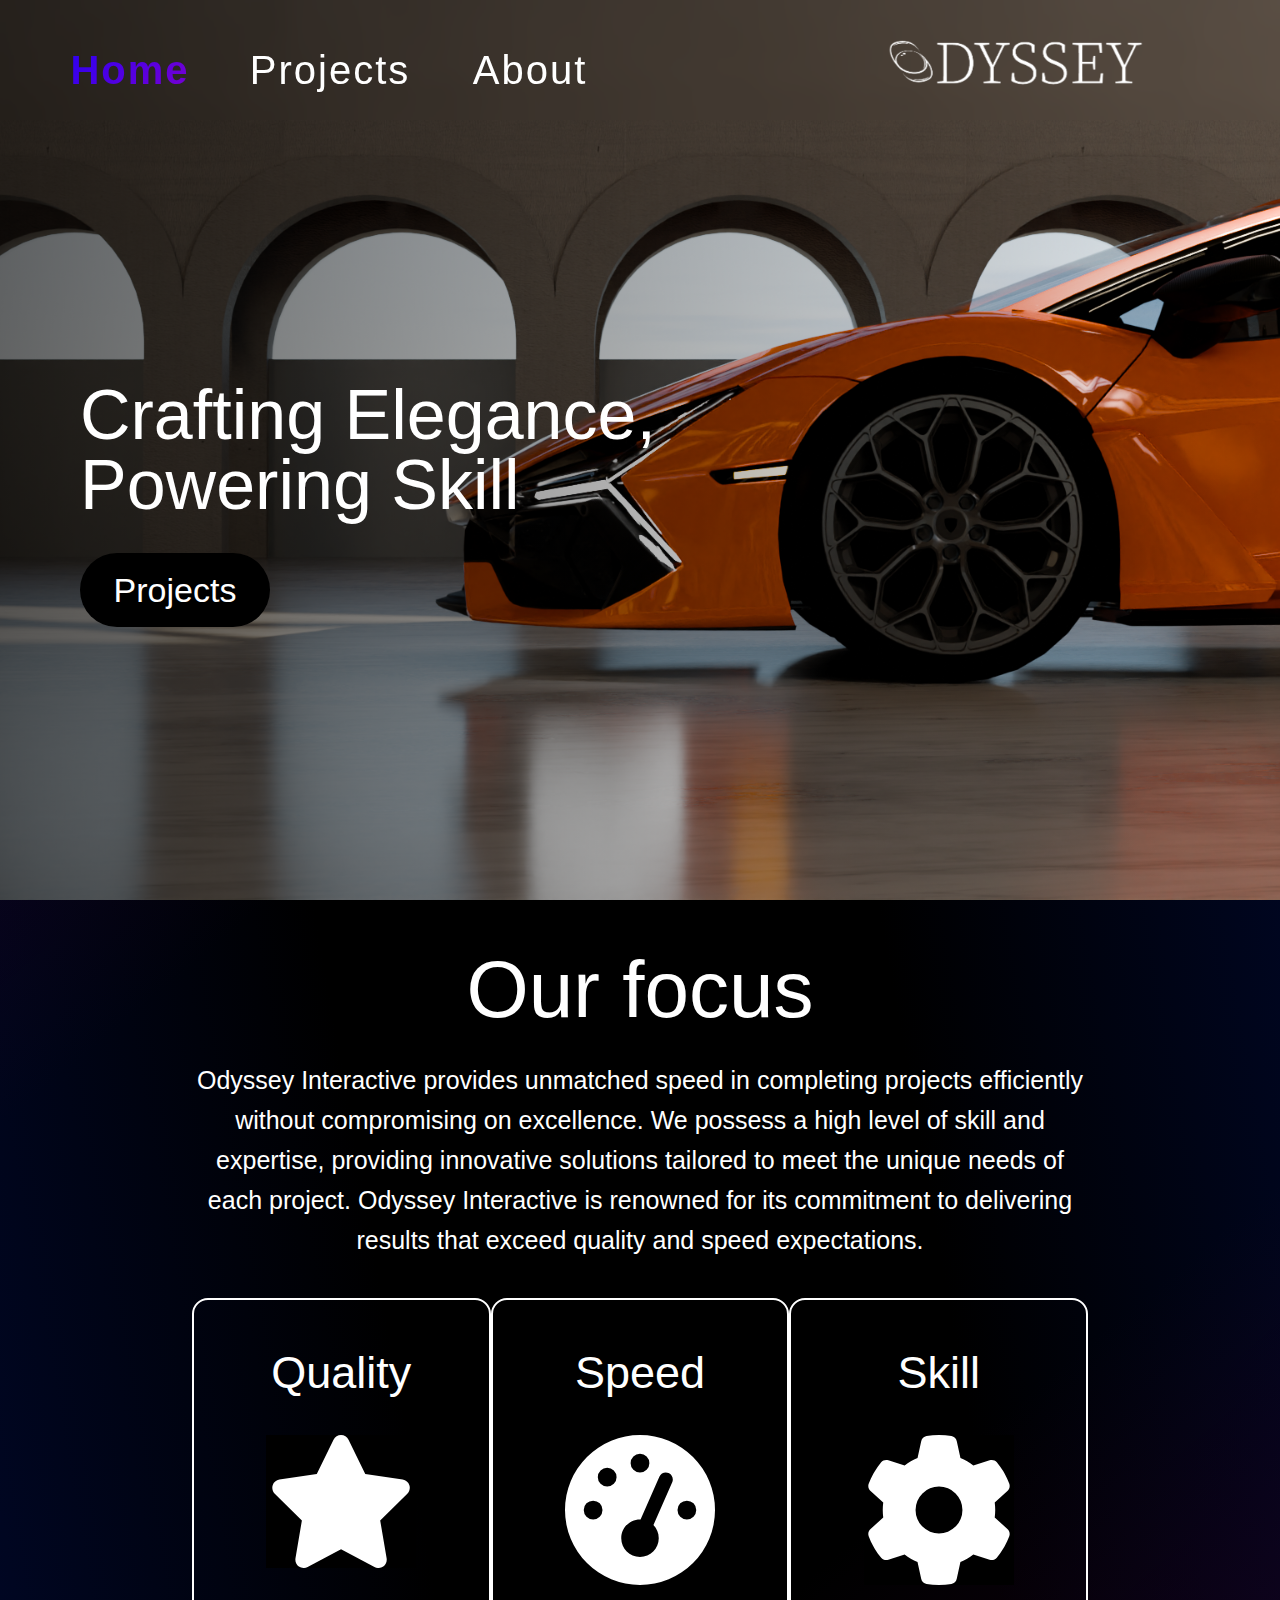
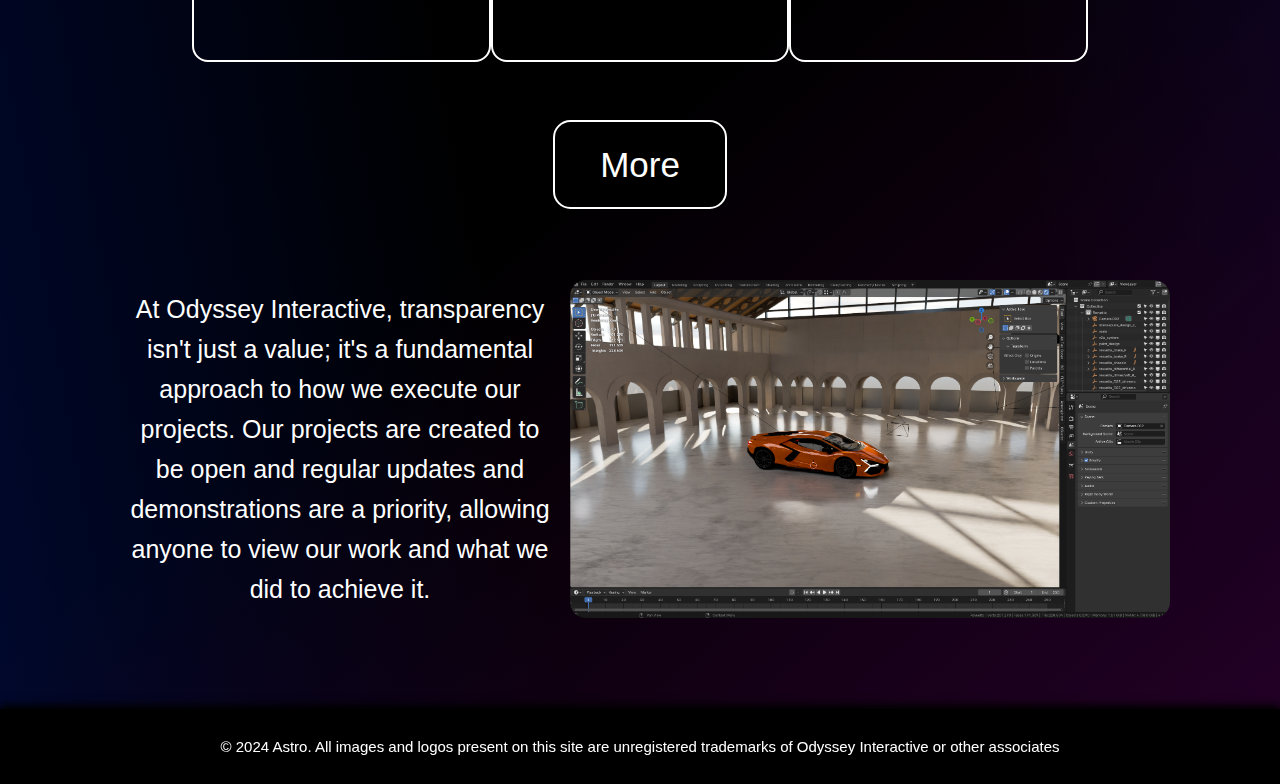
<file: portfolio/index.html>
<!DOCTYPE html>
<html lang="en">
<head>
    <meta charset="UTF-8">
    <meta name="viewport" content="width=device-width, initial-scale=1.0">
    <link rel="stylesheet" href="styles.css">
    <script src="https://code.jquery.com/jquery-3.7.1.js" integrity="sha256-eKhayi8LEQwp4NKxN+CfCh+3qOVUtJn3QNZ0TciWLP4=" crossorigin="anonymous"></script>
    <title>Odyssey | Home</title>
    <link href="images/ico/Logo.png" rel="icon" media="(prefers-color-scheme: dark)">
    <link href="images/ico/Logo_dark.png" rel="icon" media="(prefers-color-scheme: light)">
    <script src="script.js"></script>
</head>
<body>
    <div id="reveal"></div>
    <header>
        <div id="headerBar">
            <div id="menuIcon">
                <div id="bar1"></div>
                <div id="bar2"></div>
                <div id="bar3"></div>
            </div>
            <img src="images/ico/Logo.png" alt="Odyssey Logo" id="icon">
            <img src="images/ico/Fulltext.png" alt="Odyssey Logo" id="fullicon">
        </div>
        <nav id="navBar">
            <ul>
                <li id="object1" class="firstObj currentActiveLI"><a href="index.html">Home</a></li>
                <li id="object2" class="secondObj"><a href="projects/index.html">Projects</a></li>
                <li id="object3" class="thirdObj"><a href="about/index.html">About</a></li>
            </ul>
        </nav>
    </header>
    <div id="hero">
        <img src="images/body/side.png" alt="Revuelto">
        <h1>Crafting Elegance, Powering Skill</h1>
        <a href="projects/index.html" class="button">Projects</a>
        <div><!-- Gradient overlay --></div>
    </div>
    <div id="body">
        <h1>Our focus</h1>
        <p class="bodyParagraphCenter">Odyssey Interactive provides unmatched speed in completing projects efficiently without compromising on excellence. We possess a high level of skill and expertise, providing innovative solutions tailored to meet the unique needs of each project. Odyssey Interactive is renowned for its commitment to delivering results that exceed quality and speed expectations.</p>
        <div id="cardContainer">
            <div>
                <h1>Quality</h1>
                <img src="images/ico/star-solid.svg" alt="" class="cardicon">
            </div>
            <div>
                <h1>Speed</h1>
                <img src="images/ico/gauge-high-solid.svg" alt="" class="cardicon">
            </div>
            <div>
                <h1>Skill</h1>
                <img src="images/ico/gear-solid.svg" alt="" class="cardicon">
            </div>
        </div>
        <a href="about/index.html" class="button">More</a>
        <div class="gridElement">
            <p class="bodyParagraphCenter">At Odyssey Interactive, transparency isn't just a value; it's a fundamental approach to how we execute our projects. Our projects are created to be open and regular updates and demonstrations are a priority, allowing anyone to view our work and what we did to achieve it.</p>
            <!-- REPLACE -->
            <img src="images/body/scene.png" alt="Blender Scene">
        </div>
    </div>
    <footer>
        &copy; 2024 Astro. All images and logos present on this site are unregistered trademarks of Odyssey Interactive or other associates
    </footer>
</body>
</html>
</file>
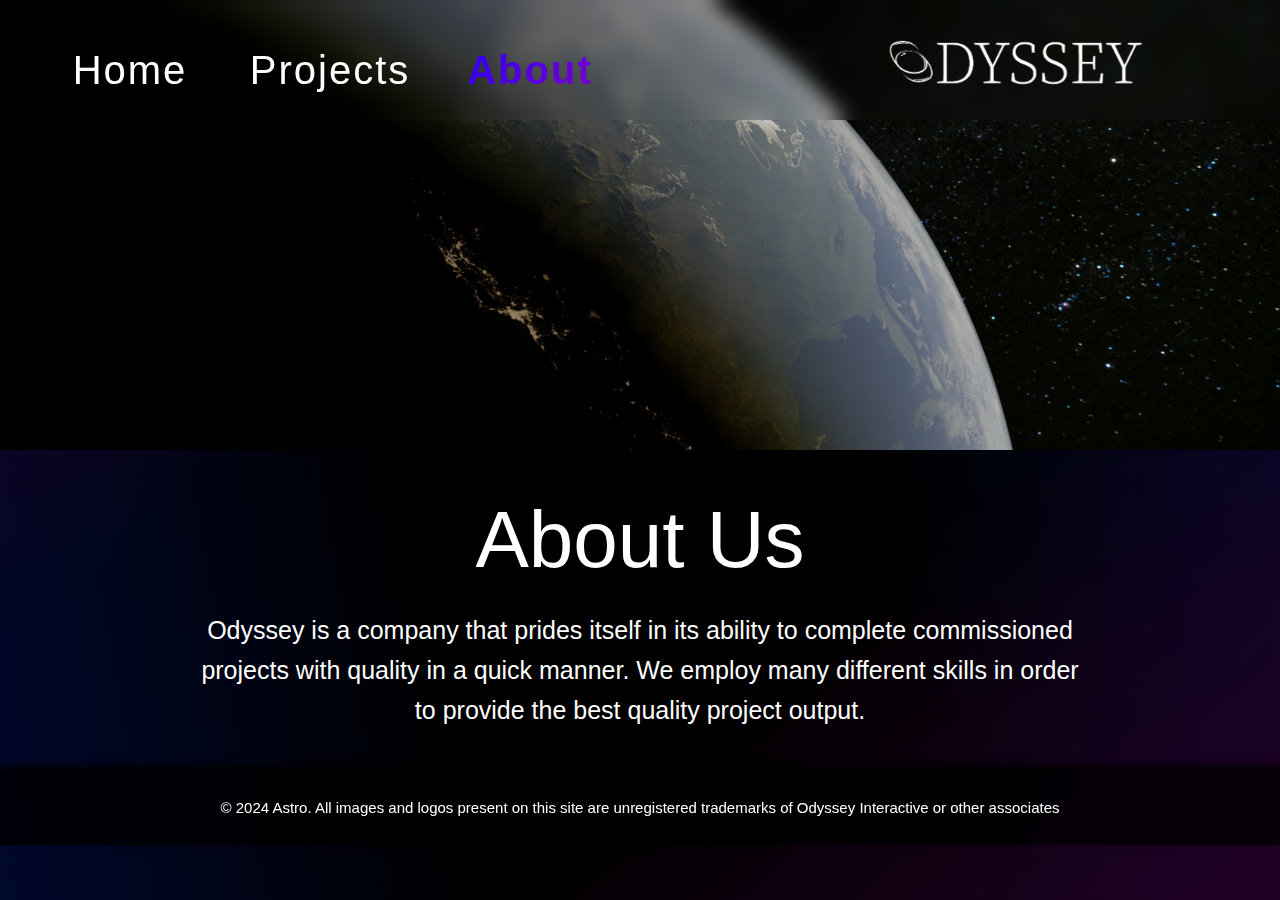
<file: portfolio/about/index.html>
<!DOCTYPE html>
<html lang="en">
<head>
    <meta charset="UTF-8">
    <meta name="viewport" content="width=device-width, initial-scale=1.0">
    <link rel="stylesheet" href="../styles.css">
    <script src="https://code.jquery.com/jquery-3.7.1.js" integrity="sha256-eKhayi8LEQwp4NKxN+CfCh+3qOVUtJn3QNZ0TciWLP4=" crossorigin="anonymous"></script>
    <title>Odyssey | About</title>
    <link href="../images/ico/Logo.png" rel="icon" media="(prefers-color-scheme: dark)">
    <link href="../images/ico/Logo_dark.png" rel="icon" media="(prefers-color-scheme: light)">
    <script src="../script.js"></script>
</head>
<body>
    <div id="reveal"></div>
    <header>
        <div id="headerBar">
            <div id="menuIcon">
                <div id="bar1"></div>
                <div id="bar2"></div>
                <div id="bar3"></div>
            </div>
            <img src="../images/ico/Logo.png" alt="Odyssey Logo" id="icon">
            <img src="../images/ico/Fulltext.png" alt="Odyssey Logo" id="fullicon">
        </div>
        <nav id="navBar">
            <ul>
                <li id="object1" class="firstObj"><a href="../index.html">Home</a></li>
                <li id="object2" class="secondObj"><a href="../projects/index.html">Projects</a></li>
                <li id="object3" class="thirdObj currentActiveLI"><a href="index.html">About</a></li>
            </ul>
        </nav>
    </header>
    <div id="heroAlt">
        <!-- REPLACE -->
        <img src="../images/3DArt/earth.png" alt="Earth">
        <div><!-- Gradient overlay --></div>
    </div>
    <div id="body">
        <h1>About Us</h1>
        <p class="bodyParagraphCenter">Odyssey is a company that prides itself in its ability to complete commissioned projects with quality in a quick manner. We employ many different skills in order to provide the best quality project output.</p>
    </div>
    <footer>
        &copy; 2024 Astro. All images and logos present on this site are unregistered trademarks of Odyssey Interactive or other associates
    </footer>
</body>
</html>
</file>
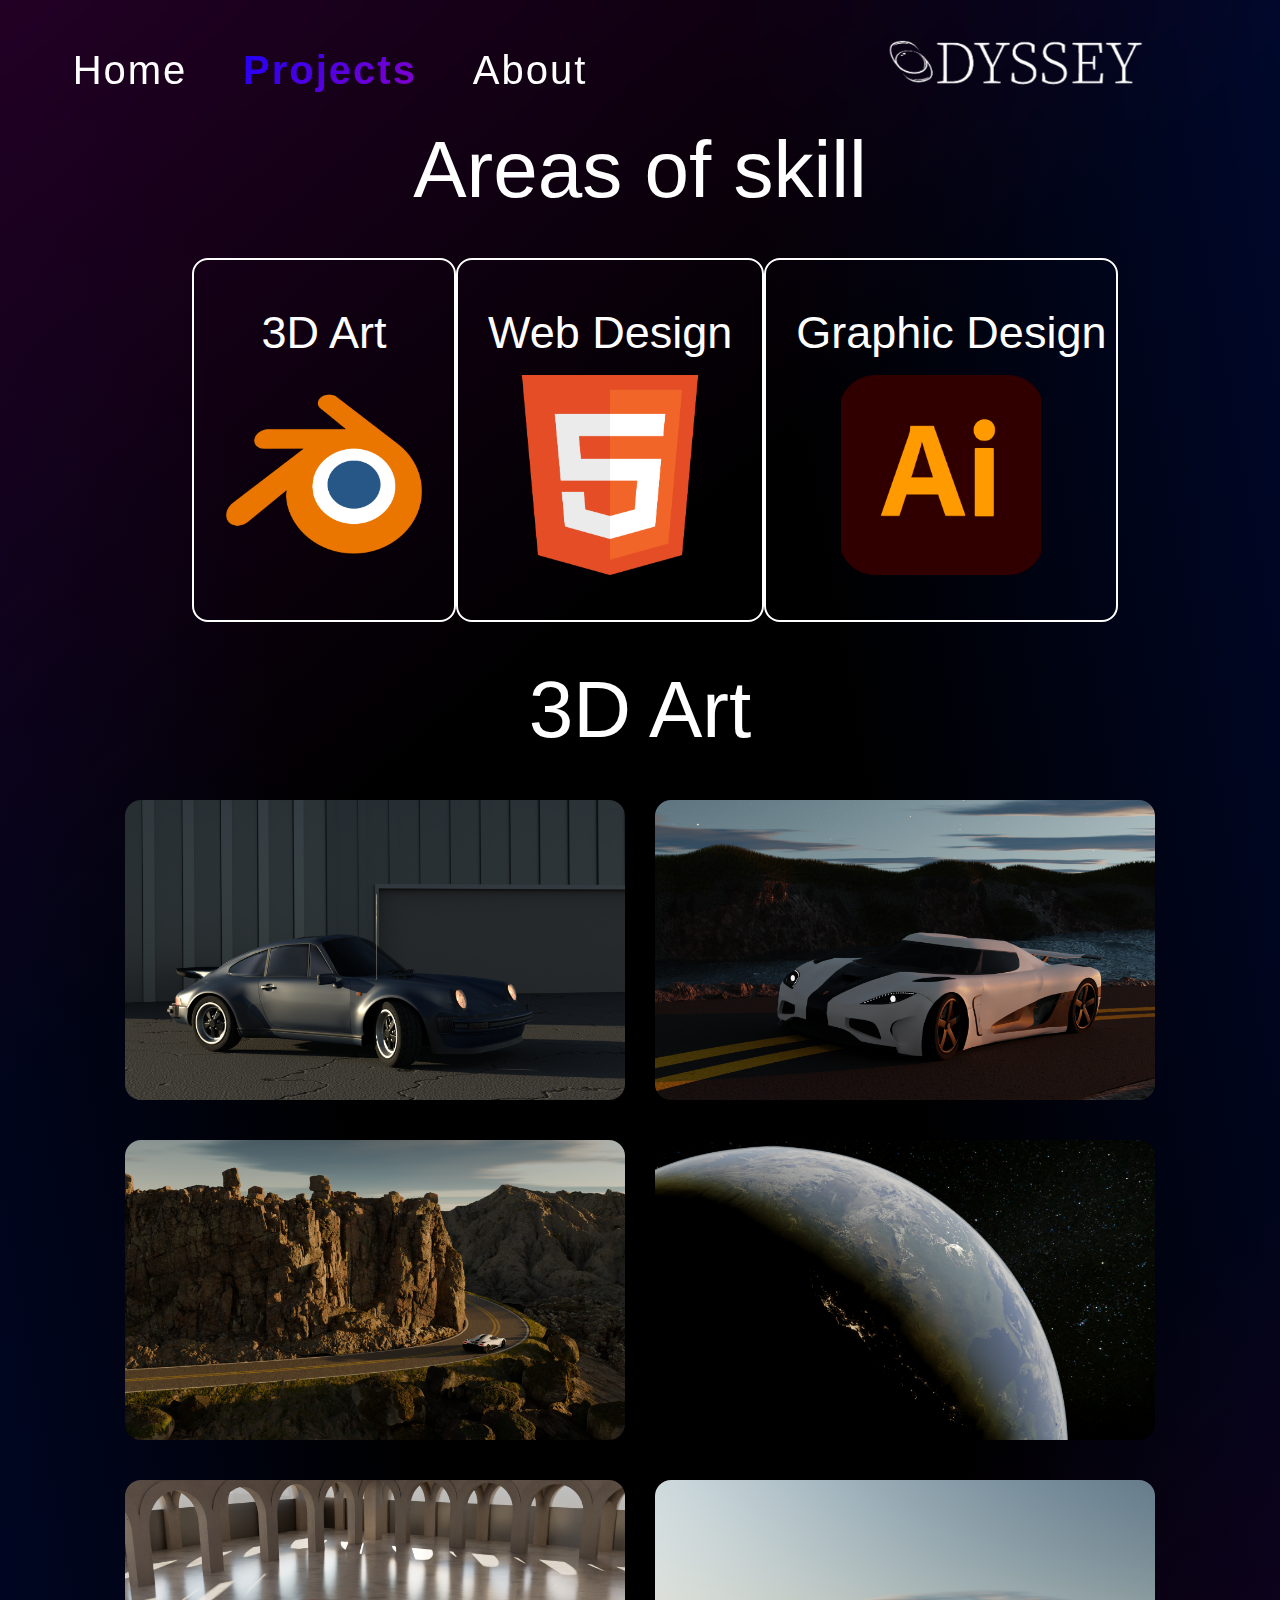
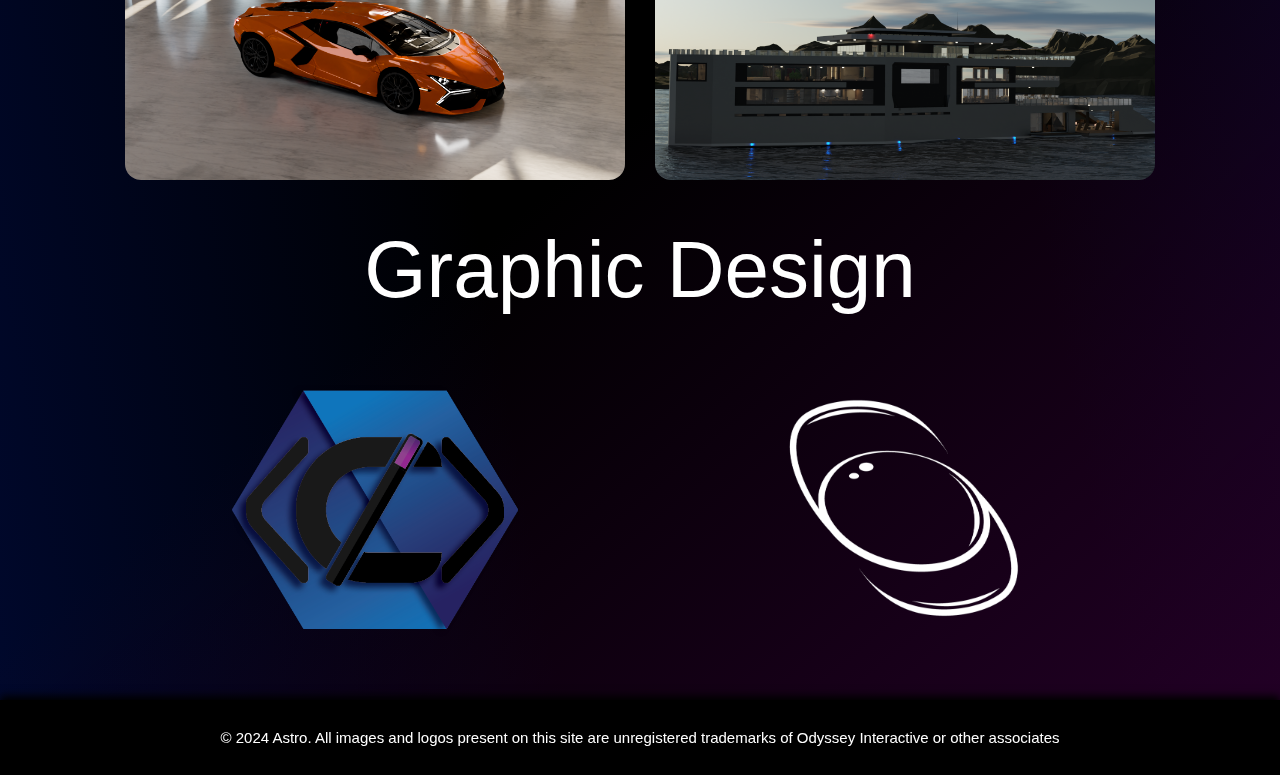
<file: portfolio/projects/index.html>
<!DOCTYPE html>
<html lang="en">
<head>
    <meta charset="UTF-8">
    <meta name="viewport" content="width=device-width, initial-scale=1.0">
    <link rel="stylesheet" href="../styles.css">
    <script src="https://code.jquery.com/jquery-3.7.1.js" integrity="sha256-eKhayi8LEQwp4NKxN+CfCh+3qOVUtJn3QNZ0TciWLP4=" crossorigin="anonymous"></script>
    <title>Odyssey | Projects</title>
    <link href="../images/ico/Logo.png" rel="icon" media="(prefers-color-scheme: dark)">
    <link href="../images/ico/Logo_dark.png" rel="icon" media="(prefers-color-scheme: light)">
    <script src="../script.js"></script>
</head>
<body>
    <div id="reveal"></div>
    <header>
        <div id="headerBar">
            <div id="menuIcon">
                <div id="bar1"></div>
                <div id="bar2"></div>
                <div id="bar3"></div>
            </div>
            <img src="../images/ico/Logo.png" alt="Odyssey Logo" id="icon">
            <img src="../images/ico/Fulltext.png" alt="Odyssey Logo" id="fullicon">
        </div>
        <nav id="navBar">
            <ul>
                <li id="object1" class="firstObj"><a href="../index.html">Home</a></li>
                <li id="object2" class="secondObj currentActiveLI"><a href="index.html">Projects</a></li>
                <li id="object3" class="thirdObj"><a href="../about/index.html">About</a></li>
            </ul>
        </nav>
    </header>
    <div id="body">
        <!-- TODO: MAKE IMAGES CLICKABLE -->
        <h1 style="padding-top: 80px;">Areas of skill</h1>
        <div id="cardContainer">
            <div>
                <h1>3D Art</h1>
                <img src="../images/body/blender.png" alt="Blender" class="cardimg">
            </div>
            <div>
                <h1>Web Design</h1>
                <img src="../images/body/html.png" alt="HTML 5" class="cardimg">
            </div>
            <div>
                <h1>Graphic Design</h1>
                <img src="../images/body/illustrator.png" alt="Adobe Illustrator" class="cardimg">
            </div>
        </div>
        <h1>3D Art</h1>
        <!-- NOTE: ADD IMG OVERLAY IF POSSIBLE -->
        <div class="imagesGrid">
            <a href="../images/3DArt/911.png" target="_blank"><img src="../images/3DArt/911.png" alt="1980 Porsche 911"><span class="imgOverlay">Click to view full image</span></a>
            <a href="../images/3DArt/ageraRiver.png" target="_blank"><img src="../images/3DArt/ageraRiver.png" alt="Koenigsegg Agera"><span class="imgOverlay">Click to view full image</span></a>
            <a href="../images/3DArt/cliff.png" target="_blank"><img src="../images/3DArt/cliff.png" alt="Koenigsegg Agera"><span class="imgOverlay">Click to view full image</span></a>
            <a href="../images/3DArt/earth.png" target="_blank"><img src="../images/3DArt/earth.png" alt="Earth"><span class="imgOverlay">Click to view full image</span></a>
            <a href="../images/3DArt/revuelto.png" target="_blank"><img src="../images/3DArt/revuelto.png" alt="Revuelto"><span class="imgOverlay">Click to view full image</span></a>
            <a href="../images/3DArt/yacht.png" target="_blank"><img src="../images/3DArt/yacht.png" alt="Yacht"><span class="imgOverlay">Click to view full image</span></a>
        </div>
        <h1>Graphic Design</h1>
        <div class="imagesGrid">
            <a href="../images/Graphic/codeify.png" target="_blank"><img src="../images/Graphic/codeify.png" alt="Codeify Commissioned Logo"><span class="imgOverlay">Click to view full image</span></a>
            <a href="../images/Graphic/odyssey.png" target="_blank"><img src="../images/Graphic/odyssey.png" alt="Odyssey Interactive Logo"><span class="imgOverlay">Click to view full image</span></a>
        </div>
    </div>
    <footer>
        &copy; 2024 Astro. All images and logos present on this site are unregistered trademarks of Odyssey Interactive or other associates
    </footer>
</body>
</html>
</file>
<file: portfolio/styles.css>
html, body, div, span, applet, object, iframe,
h1, h2, h3, h4, h5, h6, p, blockquote, pre,
a, abbr, acronym, address, big, cite, code,
del, dfn, em, img, ins, kbd, q, s, samp,
small, strike, strong, sub, sup, tt, var,
b, u, i, center,
dl, dt, dd, ol, ul, li,
fieldset, form, label, legend,
table, caption, tbody, tfoot, thead, tr, th, td,
article, aside, canvas, details, embed, 
figure, figcaption, footer, header, hgroup, 
menu, nav, output, ruby, section, summary,
time, mark, audio, video {
	margin: 0;
	padding: 0;
	border: 0;
	font-size: 100%;
	font: inherit;
	vertical-align: baseline;
}
/* HTML5 display-role reset for older browsers */
article, aside, details, figcaption, figure, 
footer, header, hgroup, menu, nav, section {
	display: block;
}
body {
	line-height: 1;
}
ol, ul {
	list-style: none;
}
blockquote, q {
	quotes: none;
}
blockquote:before, blockquote:after,
q:before, q:after {
	content: '';
	content: none;
}
table {
	border-collapse: collapse;
	border-spacing: 0;
}

/* END RESET */

@keyframes reveal {
    0% {
        opacity: 0.9;
        display: block;
    }
    25% {
        opacity: 0.85;
    }
    100% {
        opacity: 0;
        display: none;
    }
}

@keyframes slideIn {
    0% {
        opacity: 0;
        transform: translateY(0);
    }
    100% {
        opacity: 1;
        transform: translateY(-50%);
    }
}

@media screen and (max-width: 1200px) {
    @keyframes slideIn {
        0% {
            opacity: 0;
            transform: translateY(0);
        }
        100% {
            opacity: 1;
            transform: translateY(-40%);
        }
    }
}

#reveal {
    opacity: 0;
    z-index: 200;
    display: block;
    position: fixed;
    background-color: black;
    left: 0;
    right: 0;
    bottom: 0;
    top: 0;
    pointer-events: none;
    animation-name: reveal;
    animation-timing-function: cubic-bezier();
    animation-duration: 0.5s;
}

#hero h1, #hero a {
    animation: slideIn 1s;
}

/* set all anchor elements to inherit the properties of the parent element */

a {
    text-decoration: inherit;
    color: inherit;
    font-family: inherit;
    font-weight: inherit;
}

body {
    background: linear-gradient(140deg, rgb(34, 0, 37), rgba(0, 0, 0, 0), rgba(0, 0, 0, 0), rgb(34, 0, 37)),
                linear-gradient(260deg, rgb(0, 8, 44), rgba(0, 0, 0, 0), rgba(0, 0, 0, 0), rgb(0, 8, 44));
    background-size: cover;
    background-color: black;
    background-repeat: no-repeat;
    min-height: 100vh;
    min-width: 100%;
    -ms-overflow-style: none;
    scrollbar-width: none;
}

::-webkit-scrollbar {
    display: none;
}

#icon {
    display: none;
}

#menu {
    display: none;
}

#fullicon {
    display: block;
    height: 120px;
}

/* header area */

header {
    display: flex;
    z-index: 98;
    width: 100%;
    height: 120px;
    position: fixed;
}

#headerBar {
    display: flex;
    position: relative;
    background-color: transparent;
    backdrop-filter: blur(10px);
    padding: 10px 120px;
    align-items: center;
    justify-content: space-between;
    z-index: 100;
    width: 100%;
}

/* nav list */

#navBar {
    display: block;
    position: fixed;
    z-index: 100;
    left: 30px;
    right: 0;
    top: 20px;
    height: 120px;
    width: 600px;
    max-width: 100%;
    text-align: center;
    color: white;
    font-family: 'Gill Sans', 'Gill Sans MT', Calibri, 'Trebuchet MS', sans-serif;
    letter-spacing: 2px;
    font-weight: lighter;
    line-height: 100px;
    font-size: 40px;
    opacity: 1;
    pointer-events: all;
    background-size: cover;
}

#navBar ul {
    display: flex;
    align-items: center;
    justify-content: center;
}

#navBar li {
    width: 400px;
}

.currentActiveLI {
    background: linear-gradient(135deg, rgb(13, 0, 255), rgb(152, 0, 195));
    color: transparent;
    background-clip: text;
    font-weight: bold;
}

/* hero image */

#hero {
    position: relative;
    width: 100%;
    height: 100vh;
}

#hero img {
    display: block;
    position: relative;
    width: inherit;
    height: inherit;
    object-fit: cover;
    object-position: center;
    z-index: 1;
}

#hero h1 {
    display: block;
    position: absolute;
    font-size: 70px;
    color: white;
    font-family: 'Gill Sans', 'Gill Sans MT', Calibri, 'Trebuchet MS', sans-serif;
    transform: translateY(-50%);
    top: 50%;
    left: 80px;
    width: 600px;
    min-width: 250px;
    z-index: 50;
}

#hero .button {
    display: block;
    position: absolute;
    font-size: 34px;
    font-family: Arial, Helvetica, sans-serif;
    color: white;
    margin: 40px auto;
    text-align: center;
    width: 150px;
    border-radius: 3em;
    padding: 20px;
    border: none;
    background-color: black;
    transform: translateY(-50%);
    top: calc(50% + 100px);
    left: 80px;
    z-index: 60;
    transition: 0.2s;
}

#hero .button:hover {
    box-shadow: 0 0 15px rgb(152, 0, 195);
}

#hero .button:active {
    border: none;
    color: black;
    background-color: white;
}

#hero div {
    display: block;
    position: absolute;
    z-index: 2;
    left: 0;
    right: 0;
    top: 0;
    bottom: 0;
    background: linear-gradient(90deg, rgba(0, 0, 0, 0.6), rgba(0, 0, 0, 0));
}

#heroAlt {
    position: relative;
    width: 100%;
    height: 50vh;
}

#heroAlt img {
    display: block;
    position: relative;
    width: inherit;
    height: inherit;
    object-fit: cover;
    object-position: center;
    z-index: 1;
}

#heroAlt div {
    display: block;
    position: absolute;
    z-index: 2;
    left: 0;
    right: 0;
    top: 0;
    bottom: 0;
    background: linear-gradient(90deg, rgba(0, 0, 0, 0.6), rgba(0, 0, 0, 0));
}

/* Body paragraphs & images */

#body {
    padding: 20px 110px;
}

#body h1 {
    color: white;
    font-family: 'Gill Sans', 'Gill Sans MT', Calibri, 'Trebuchet MS', sans-serif;
    font-weight: lighter;
    font-size: 80px;
    text-align: center;
    margin: 30px 0;
}

.bodyParagraphCenter {
    color: white;
    font-family: Arial, Helvetica, sans-serif;
    font-size: 25px;
    line-height: 40px;
    text-align: center;
    margin: 20px auto;
    width: 70vw;
    padding: 0 20px;
}

.button {
    display: block;
    font-size: 35px;
    font-family: Arial, Helvetica, sans-serif;
    color: white;
    margin: 40px auto;
    text-align: center;
    width: 120px;
    border-radius: 0.5em;
    padding: 25px;
    border: white 2px solid;
    background-color: black;
    transition: 0.2s;
}

.button:hover {
    box-shadow: 0 0 25px rgb(152, 0, 195);
}

.button:active {
    border: black 2px solid;
    color: black;
    background-color: white;
}

.gridElement {
    display: grid;
    margin: 60px auto;
    grid-template-columns: 1fr 1fr;
    grid-template-rows: 1fr;
}

.gridElement p {
    grid-column: 1/2;
    grid-row: 1/2;
    width: auto;
}

.gridElement img {
    display: block;
    grid-column: 2/3;
    grid-row: 1/2;
    width: 600px;
    border-radius: 1em;
    margin: auto;
}

#resume {
    grid-column: 1/3;
    grid-row: 1/2;
}

/* cards */

#cardContainer {
    display: flex;
    justify-content: space-between;
    width: 70vw;
    height: 400px;
    margin: auto;
}

#cardContainer div {
    border: 2px white solid;
    border-radius: 1em;
    width: 290px;
    padding: 30px;
    min-height: 300px;
    margin: auto;
}

#cardContainer div h1 {
    font-size: 45px;
    margin: 20px auto;
    text-wrap: nowrap;
}

#cardContainer div p {
    font-size: 30px;
    margin: auto;
    font-family: 'Gill Sans', 'Gill Sans MT', Calibri, 'Trebuchet MS', sans-serif;
    color: white;
}

.cardicon {
    display: block;
    color: white;
    background-color: white;
    filter: invert();
    width: 150px;
    height: auto;
    margin: 40px auto;
}

/* image grid on project page */

.imagesGrid {
    display: flex;
    justify-content: space-around;
    flex-wrap: wrap;
    max-width: 1600px;
    align-items: center;
    margin: auto;
}

.imagesGrid img {
    display: block;
    width: 500px;
    height: 300px;
    object-fit: cover;
    object-position: center;
    border-radius: 1em;
}

.cardimg {
    display: block;
    width: 200px;
    height: 200px;
    object-fit: cover;
    object-position: center;
    margin: auto;
}

.imagesGrid a {
    position: relative;
    margin: 20px 0;
}

.imgOverlay {
    display: block;
    position: absolute;
    text-align: center;
    padding-top: 270px;
    font-family: 'Gill Sans', 'Gill Sans MT', Calibri, 'Trebuchet MS', sans-serif;
    font-weight: lighter;
    color: white;
    font-size: 25px;
    left: 0;
    right: 0;
    bottom: 0;
    top: 0;
    background: linear-gradient(360deg, black, rgba(0, 0, 0, 0), rgba(0, 0, 0, 0), rgba(0, 0, 0, 0));
    border-radius: 0 0 0.6em 0.6em;
    transition: 0.2s;
    opacity: 0;
}

.imgOverlay:hover {
    padding-top: 250px;
    opacity: 1;
}

/* footer */

footer {
    background-color: rgba(0, 0, 0, 0.8);
    color: white;
    padding: 30px;
    font-size: 15px;
    text-align: center;
    font-family: 'Franklin Gothic Medium', 'Arial Narrow', Arial, sans-serif;
    box-shadow: 0px -4px 8px black;
    backdrop-filter: blur(20px);
    position: absolute;
    left: 0;
    right: 0;
}

@media screen and (max-width: 1200px) {
    #fullicon {
        display: none;
        height: 80px;
    }

    /* header area */

    header {
        display: flex;
        z-index: 98;
        width: 100%;
        height: 100px;
        position: fixed;
    }

    #headerBar {
        display: flex;
        position: relative;
        /* background-color: rgba(0, 0, 0, 0.9); */
        background-color: transparent;
        backdrop-filter: blur(10px);
        padding: 10px 20px;
        align-items: center;
        justify-content: space-between;
        /* box-shadow: 0 4px 8px black; */
        z-index: 100;
        width: 100%;
    }

    #icon {
        display: block;
        width: 80px;
        height: auto;
    }

    /* hamburger menu */

    #menuIcon {
        display: flex;
        width: 60px;
        height: 60px;
        flex-direction: column;
        justify-content: space-between;
        z-index: 100;
    }

    #bar1, #bar2, #bar3 {
        display: block;
        margin: auto;
        width: inherit;
        height: 8px;
        border-radius: 1em;
        background-color: white;
        transition: 0.2s;
        z-index: 100;
    }

    .bar1Active {
        transform: translateY(20px) rotate(45deg);
    }

    .bar2Active {
        transform: rotate(-135deg);
    }

    .bar3Active {
        transform: translateY(-20px) rotate(-45deg);
    }

    /* nav list */

    #navBar {
        display: flex;
        position: fixed;
        z-index: 99;
        left: 0;
        right: 0;
        top: 0;
        bottom: 0;
        height: auto;
        width: auto;
        max-width: 100%;
        align-items: center;
        text-align: center;
        justify-content: center;
        color: white;
        font-family: 'Gill Sans', 'Gill Sans MT', Calibri, 'Trebuchet MS', sans-serif;
        letter-spacing: 2px;
        font-weight: lighter;
        line-height: 120px;
        font-size: 70px;
        backdrop-filter: blur(10px);
        opacity: 0;
        transition: 0.3s ease-out;
        pointer-events: none;
        background: linear-gradient(to bottom, black, rgba(0, 0, 0, 0.5), black);
        background-size: cover;
    }
    
    #navBar ul {
        display: block;
    }

    .navOpen {
        opacity: 1 !important;
        pointer-events: all !important;
    }

    .currentActiveLI {
        background: linear-gradient(135deg, rgb(13, 0, 255), rgb(152, 0, 195));
        color: transparent;
        background-clip: text;
        font-weight: bold;
    }

    /* transition for child objects in nav list */
    
    #object1, #object3 {
        transition: 0.4s;
    }

    #object2 {
        transition: 0.2s;
    }

    .firstObj {
        transform: translateY(120px) scale(0.3);
    }

    .secondObj {
        transform: scale(0.1);
    }

    .thirdObj {
        transform: translateY(-120px) scale(0.3);
    }

    /* hero image */

    #hero {
        position: relative;
        width: 100%;
        height: 100vh;
    }

    #hero img {
        display: block;
        position: relative;
        width: 100%;
        height: 100vh;
        object-fit: cover;
        object-position: center;
        z-index: 1;
    }

    #hero h1 {
        display: block;
        position: absolute;
        font-size: 40px;
        color: white;
        font-family: 'Gill Sans', 'Gill Sans MT', Calibri, 'Trebuchet MS', sans-serif;
        transform: translateY(-40%);
        top: 40%;
        left: 20px;
        min-width: 300px;
        max-width: 460px;
        width: 70vw;
        z-index: 50;
    }

    #hero .button {
        display: block;
        position: absolute;
        font-size: 24px;
        font-family: Arial, Helvetica, sans-serif;
        color: white;
        margin: 40px auto;
        text-align: center;
        width: 100px;
        border-radius: 3em;
        padding: 15px;
        border: none;
        background-color: black;
        transform: translateY(-40%);
        top: calc(40% + 60px);
        left: 20px;
        z-index: 60;
    }

    #hero .button:active {
        border: none;
        color: black;
        background-color: white;
    }

    #hero div {
        display: block;
        position: absolute;
        z-index: 2;
        left: 0;
        right: 0;
        top: 0;
        bottom: 0;
        background: linear-gradient(90deg, rgba(0, 0, 0, 0.6), rgba(0, 0, 0, 0));
    }

    #heroAlt {
        position: relative;
        width: 100%;
        height: 40vh;
    }
    
    #heroAlt img {
        display: block;
        position: relative;
        width: inherit;
        height: inherit;
        object-fit: cover;
        object-position: center;
        z-index: 1;
    }
    
    #heroAlt div {
        display: block;
        position: absolute;
        z-index: 2;
        left: 0;
        right: 0;
        top: 0;
        bottom: 0;
        background: linear-gradient(90deg, rgba(0, 0, 0, 0.6), rgba(0, 0, 0, 0));
    }

    /* Body paragraphs & images */

    #body {
        padding: 20px;
    }

    #body h1 {
        color: white;
        font-family: 'Gill Sans', 'Gill Sans MT', Calibri, 'Trebuchet MS', sans-serif;
        font-weight: lighter;
        font-size: 60px;
        text-align: center;
        margin: 4% 0;
    }

    .bodyParagraphCenter {
        color: white;
        font-family: Arial, Helvetica, sans-serif;
        font-size: 20px;
        line-height: 40px;
        text-align: center;
        margin: 20px auto;
        max-width: 900px;
    }

    .button {
        display: block;
        font-size: 30px;
        font-family: Arial, Helvetica, sans-serif;
        color: white;
        margin: 40px auto;
        text-align: center;
        width: 120px;
        border-radius: 0.5em;
        padding: 15px;
        border: white 2px solid;
        background-color: black;
    }

    .button:active {
        border: black 2px solid;
        color: black;
        background-color: white;
    }

    .gridElement {
        display: grid;
        margin: 20px auto;
        grid-template-columns: 1fr;
        grid-template-rows: 1fr;
    }

    .gridElement p {
        grid-column: 1/2;
        grid-row: 1/2;
    }

    .gridElement img {
        display: block;
        grid-column: 1/2;
        grid-row: 2/3;
        width: 90vw;
        border-radius: 1em;
        margin: auto;
    }

    #resume {
        grid-column: 1/2;
        grid-row: 1/3;
    }

    /* cards */

    #cardContainer {
        display: flex;
        flex-direction: column;
        justify-content: space-between;
        width: 90vw;
        height: 1200px;
        margin: auto;
    }

    #cardContainer div {
        border: 2px white solid;
        border-radius: 1em;
        width: 250px;
        padding: 30px;
        min-height: 250px;
        margin: auto;
    }

    #cardContainer div h1 {
        font-size: 45px;
        margin: 20px auto;
        text-wrap: wrap;
    }

    #cardContainer div p {
        font-size: 20px;
        line-height: 30px;
        margin: auto;
        font-family: 'Gill Sans', 'Gill Sans MT', Calibri, 'Trebuchet MS', sans-serif;
        color: white;
    }

    .cardicon {
        display: block;
        color: white;
        background-color: white;
        filter: invert();
        width: 150px;
        height: auto;
        margin: 40px auto;
    }

    /* image grid on project page */

    .imagesGrid {
        display: flex;
        justify-content: space-around;
        flex-wrap: wrap;
        max-width: 90%;
        align-items: center;
        margin: auto;
    }

    .imagesGrid img {
        display: block;
        width: 300px;
        height: 180px;
        object-fit: cover;
        object-position: center;
        border-radius: 1em;
    }

    .imgOverlay {
        display: none;
    }

    .imagesGrid a {
        position: relative;
        margin: 20px 0;
    }

    .cardimg {
        display: block;
        width: 150px;
        height: 150px;
        object-fit: cover;
        object-position: center;
        margin: auto;
    }

    /* footer */

    footer {
        background-color: rgba(0, 0, 0, 0.8);
        color: white;
        padding: 30px;
        font-size: 15px;
        text-align: center;
        font-family: 'Franklin Gothic Medium', 'Arial Narrow', Arial, sans-serif;
        box-shadow: 0px -4px 8px black;
        backdrop-filter: blur(20px);
        position: absolute;
        left: 0;
        right: 0;
    }
}
</file>
